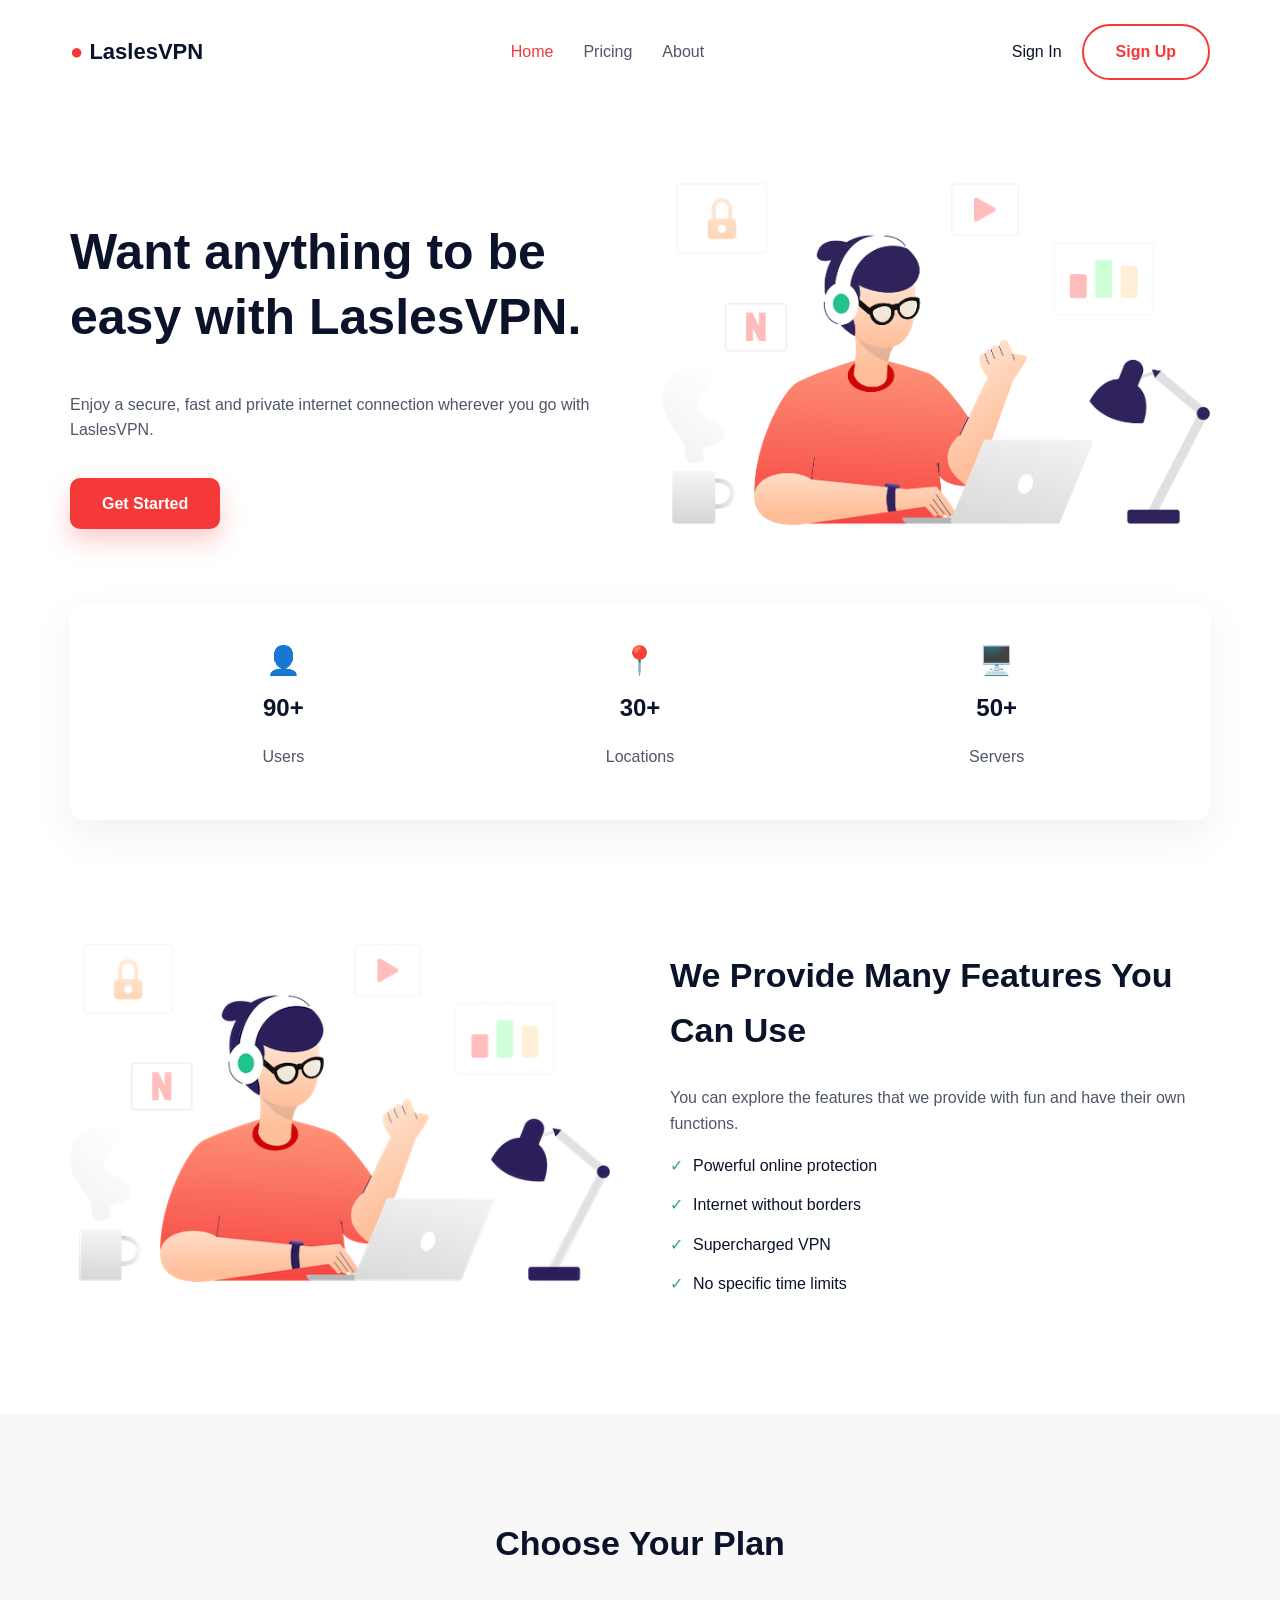
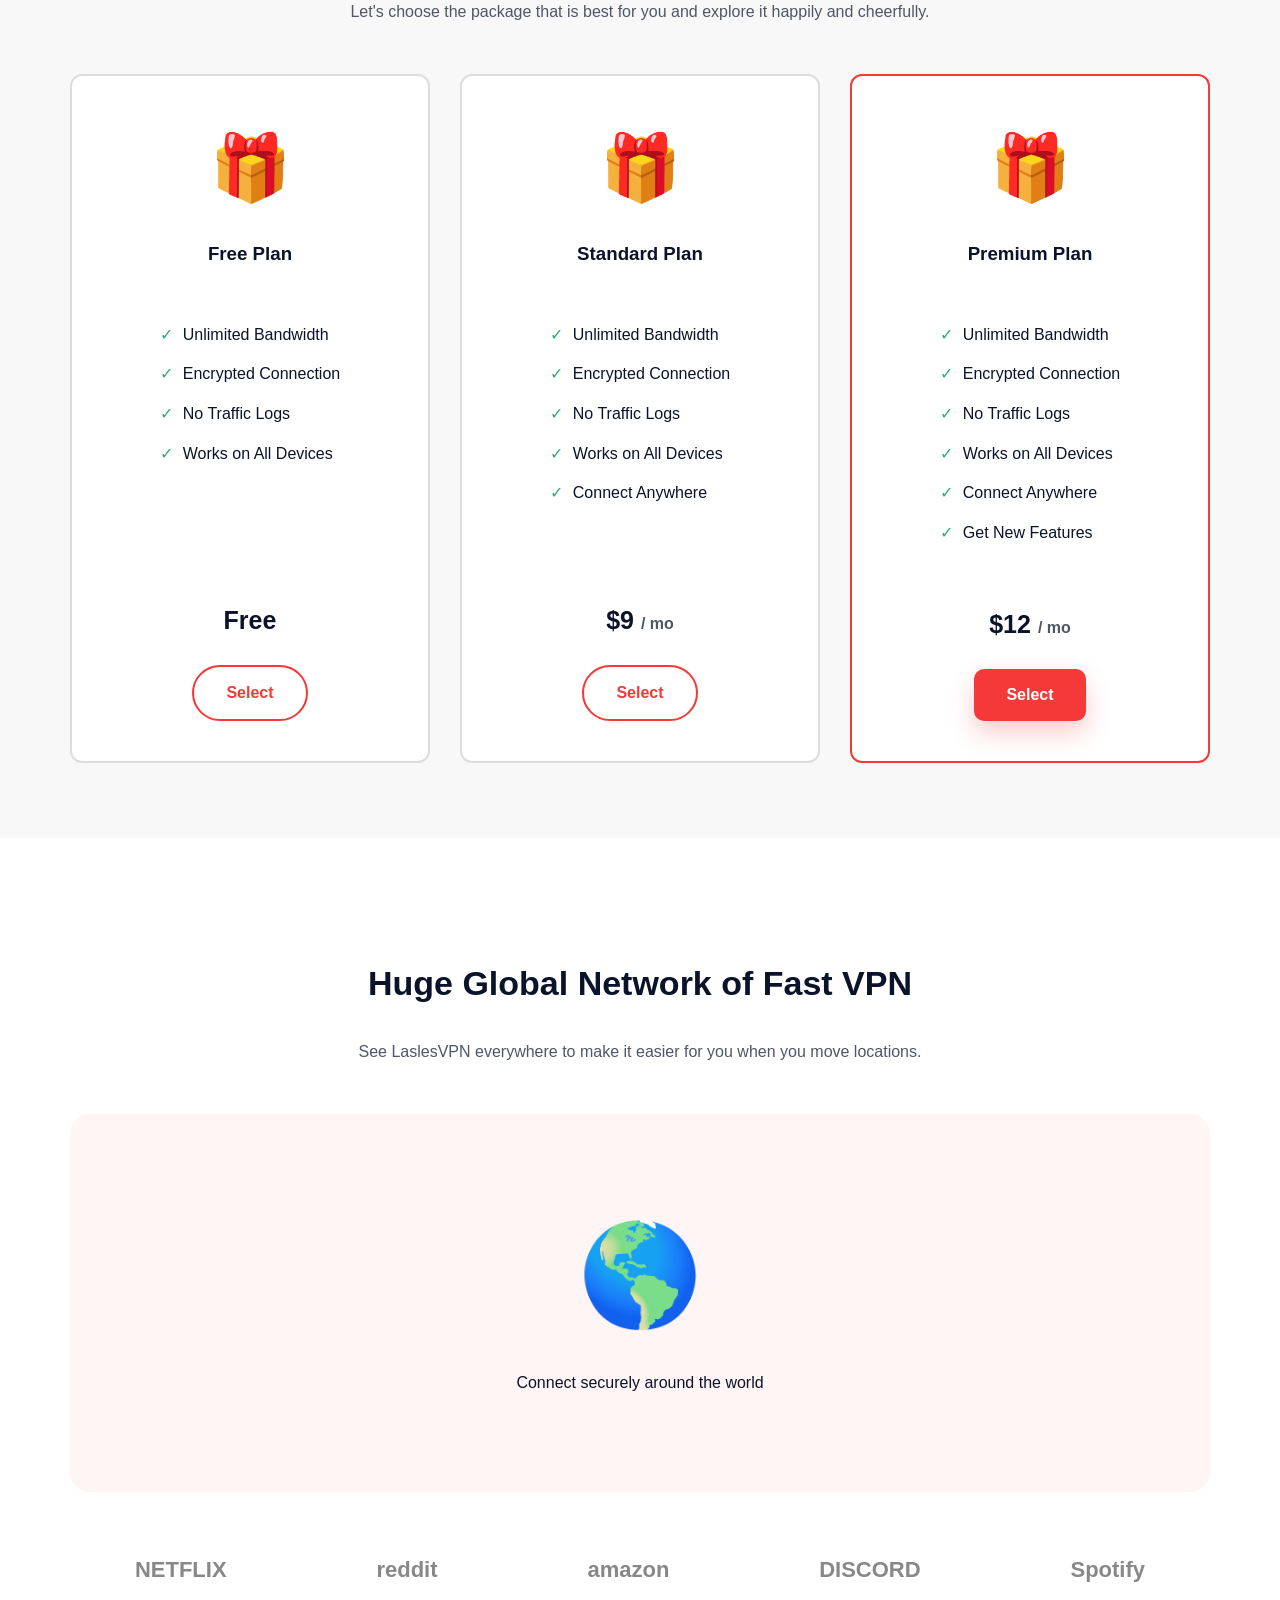
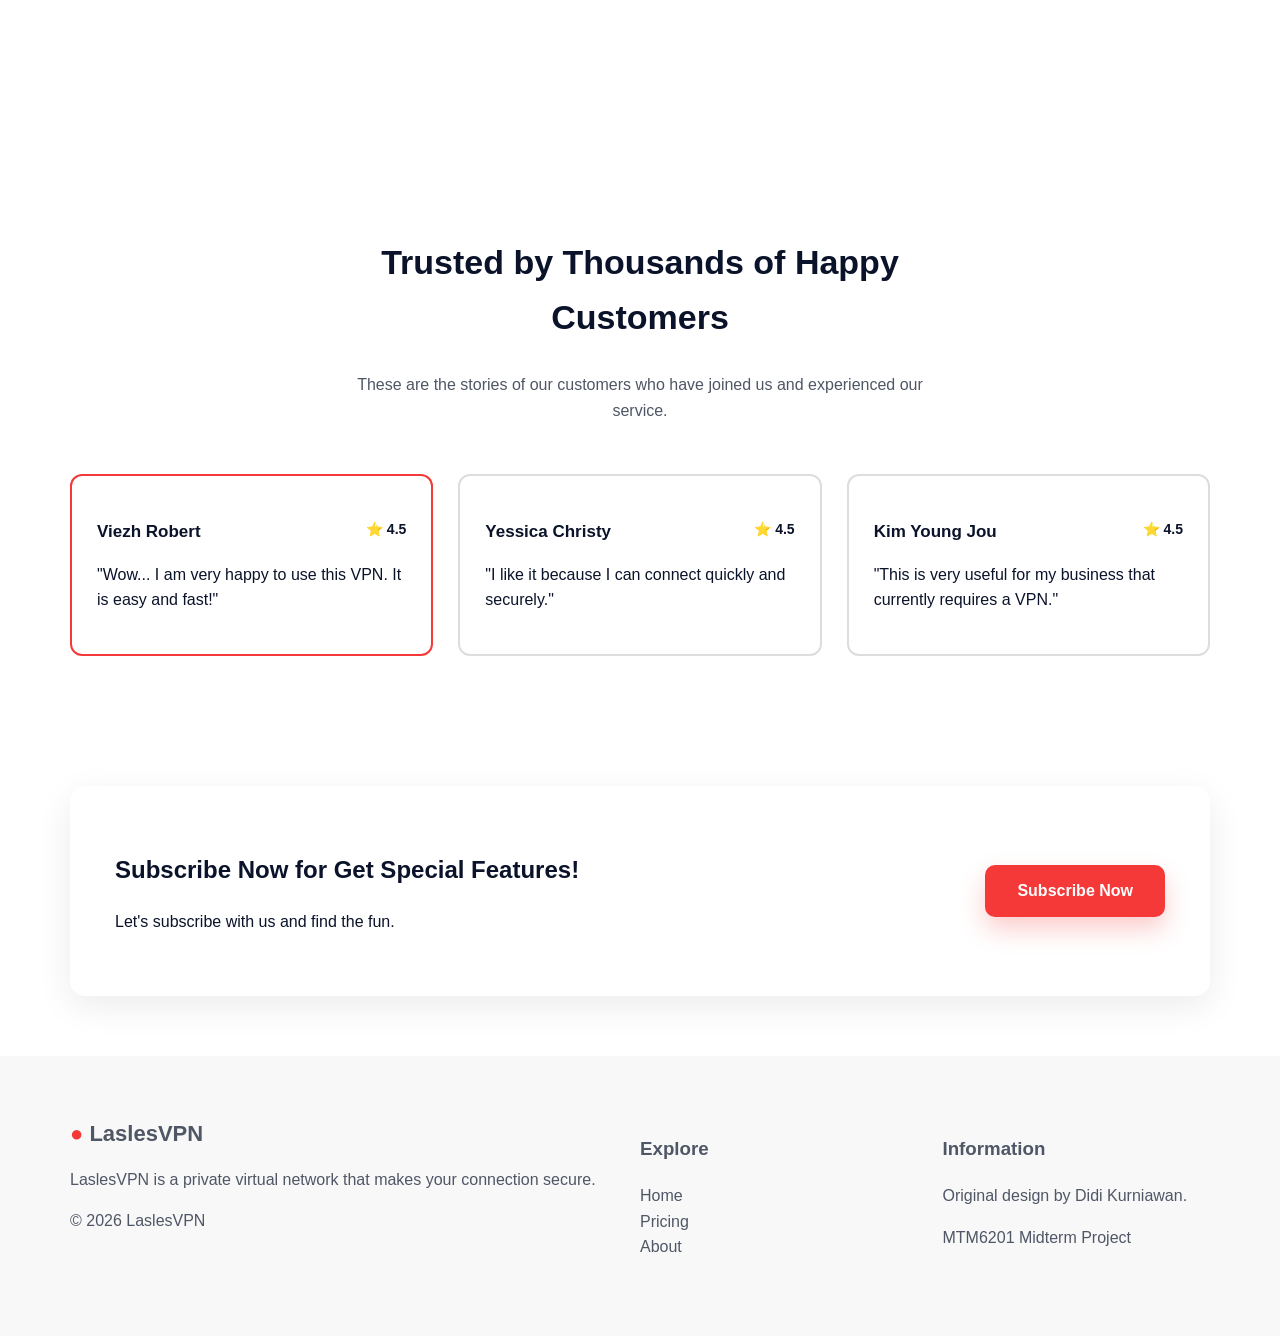
<file: index.html>
<!DOCTYPE html>
<html lang="en">
<head>
  <meta charset="UTF-8">
  <meta name="viewport" content="width=device-width, initial-scale=1.0">
  <meta name="description" content="LaslesVPN - Fast, secure and private VPN service.">
  <title>LaslesVPN | Home</title>
  <link rel="stylesheet" href="./css/style.css">
</head>

<body>

  <a class="skip-link" href="#main">Skip to main content</a>

  <!-- HEADER -->
  <header class="site-header">
    <div class="container nav">

      <a href="index.html" class="logo">
        <span class="logo-dot">●</span> LaslesVPN
      </a>

      <nav aria-label="Main navigation">
        <ul class="nav-links">
          <li><a class="active" href="index.html">Home</a></li>
          <li><a href="pricing.html">Pricing</a></li>
          <li><a href="about.html">About</a></li>
        </ul>
      </nav>

      <div class="auth-links">
        <a href="pricing.html">Sign In</a>
        <a href="pricing.html" class="btn-outline">Sign Up</a>
      </div>

    </div>
  </header>

  <!-- MAIN CONTENT -->
  <main id="main">

    <!-- HERO SECTION -->
    <section class="hero container">

      <div class="hero-content">
        <h1>
          Want anything to be easy with
          <strong>LaslesVPN.</strong>
        </h1>

        <p>
          Enjoy a secure, fast and private internet connection
          wherever you go with LaslesVPN.
        </p>

        <a href="pricing.html" class="btn">Get Started</a>
      </div>

      <div class="hero-image">
        <picture>
          <source
            media="(max-width: 600px)"
            srcset="./images/hero-small.png"
          >
          <img
            src="./images/hero-large.png"
            alt="Person using a laptop"
            width="600"
            height="375"
          >
        </picture>
      </div>

    </section>

    <!-- STATISTICS -->
    <section class="stats container" aria-label="LaslesVPN statistics">

      <div class="stat">
        <span aria-hidden="true">👤</span>
        <h2>90+</h2>
        <p>Users</p>
      </div>

      <div class="stat">
        <span aria-hidden="true">📍</span>
        <h2>30+</h2>
        <p>Locations</p>
      </div>

      <div class="stat">
        <span aria-hidden="true">🖥️</span>
        <h2>50+</h2>
        <p>Servers</p>
      </div>

    </section>

    <!-- FEATURES -->
    <section class="features container">

      <div class="feature-image">
        <img
          src="./images/hero-small.png"
          alt="LaslesVPN features illustration"
          loading="lazy"
        >
      </div>

      <div class="feature-content">

        <h2>We Provide Many Features You Can Use</h2>

        <p>
          You can explore the features that we provide with
          fun and have their own functions.
        </p>

        <ul class="check-list">
          <li>Powerful online protection</li>
          <li>Internet without borders</li>
          <li>Supercharged VPN</li>
          <li>No specific time limits</li>
        </ul>

      </div>

    </section>

    <!-- PRICING -->
    <section class="plans-section" id="plans">

      <div class="container">

        <div class="section-heading">
          <h2>Choose Your Plan</h2>
          <p>
            Let's choose the package that is best for you and
            explore it happily and cheerfully.
          </p>
        </div>

        <div class="plans">

          <!-- FREE PLAN -->
          <article class="plan">

            <div class="plan-icon" aria-hidden="true">🎁</div>

            <h3>Free Plan</h3>

            <ul class="check-list">
              <li>Unlimited Bandwidth</li>
              <li>Encrypted Connection</li>
              <li>No Traffic Logs</li>
              <li>Works on All Devices</li>
            </ul>

            <div class="plan-bottom">
              <h3>Free</h3>
              <a href="pricing.html" class="btn-outline">Select</a>
            </div>

          </article>

          <!-- STANDARD PLAN -->
          <article class="plan">

            <div class="plan-icon" aria-hidden="true">🎁</div>

            <h3>Standard Plan</h3>

            <ul class="check-list">
              <li>Unlimited Bandwidth</li>
              <li>Encrypted Connection</li>
              <li>No Traffic Logs</li>
              <li>Works on All Devices</li>
              <li>Connect Anywhere</li>
            </ul>

            <div class="plan-bottom">
              <h3>$9 <small>/ mo</small></h3>
              <a href="pricing.html" class="btn-outline">Select</a>
            </div>

          </article>

          <!-- PREMIUM PLAN -->
          <article class="plan featured">

            <div class="plan-icon" aria-hidden="true">🎁</div>

            <h3>Premium Plan</h3>

            <ul class="check-list">
              <li>Unlimited Bandwidth</li>
              <li>Encrypted Connection</li>
              <li>No Traffic Logs</li>
              <li>Works on All Devices</li>
              <li>Connect Anywhere</li>
              <li>Get New Features</li>
            </ul>

            <div class="plan-bottom">
              <h3>$12 <small>/ mo</small></h3>
              <a href="pricing.html" class="btn">Select</a>
            </div>

          </article>

        </div>

      </div>

    </section>

    <!-- GLOBAL NETWORK -->
    <section class="network container">

      <div class="section-heading">

        <h2>Huge Global Network of Fast VPN</h2>

        <p>
          See LaslesVPN everywhere to make it easier for you
          when you move locations.
        </p>

      </div>

      <div class="network-visual">
        <span aria-hidden="true">🌎</span>
        <p>Connect securely around the world</p>
      </div>

      <div class="partners">
        <span>NETFLIX</span>
        <span>reddit</span>
        <span>amazon</span>
        <span>DISCORD</span>
        <span>Spotify</span>
      </div>

    </section>

    <!-- TESTIMONIALS -->
    <section class="testimonials container">

      <div class="section-heading">

        <h2>Trusted by Thousands of Happy Customers</h2>

        <p>
          These are the stories of our customers who have
          joined us and experienced our service.
        </p>

      </div>

      <div class="reviews">

        <article class="review featured-review">

          <h3>
            Viezh Robert
            <span>⭐ 4.5</span>
          </h3>

          <p>
            "Wow... I am very happy to use this VPN.
            It is easy and fast!"
          </p>

        </article>

        <article class="review">

          <h3>
            Yessica Christy
            <span>⭐ 4.5</span>
          </h3>

          <p>
            "I like it because I can connect quickly
            and securely."
          </p>

        </article>

        <article class="review">

          <h3>
            Kim Young Jou
            <span>⭐ 4.5</span>
          </h3>

          <p>
            "This is very useful for my business
            that currently requires a VPN."
          </p>

        </article>

      </div>

    </section>

    <!-- SUBSCRIBE -->
    <section class="subscribe container">

      <div>
        <h2>Subscribe Now for Get Special Features!</h2>
        <p>Let's subscribe with us and find the fun.</p>
      </div>

      <a href="pricing.html" class="btn">Subscribe Now</a>

    </section>

  </main>

  <!-- FOOTER -->
  <footer class="site-footer">

    <div class="container footer-content">

      <div>

        <a href="index.html" class="logo">
          <span class="logo-dot">●</span> LaslesVPN
        </a>

        <p>
          LaslesVPN is a private virtual network that
          makes your connection secure.
        </p>

        <p>&copy; 2026 LaslesVPN</p>

      </div>

      <div>

        <h3>Explore</h3>

        <ul>
          <li><a href="index.html">Home</a></li>
          <li><a href="pricing.html">Pricing</a></li>
          <li><a href="about.html">About</a></li>
        </ul>

      </div>

      <div>

        <h3>Information</h3>

        <p>Original design by Didi Kurniawan.</p>
        <p>MTM6201 Midterm Project</p>

      </div>

    </div>

  </footer>

</body>
</html>
</file>
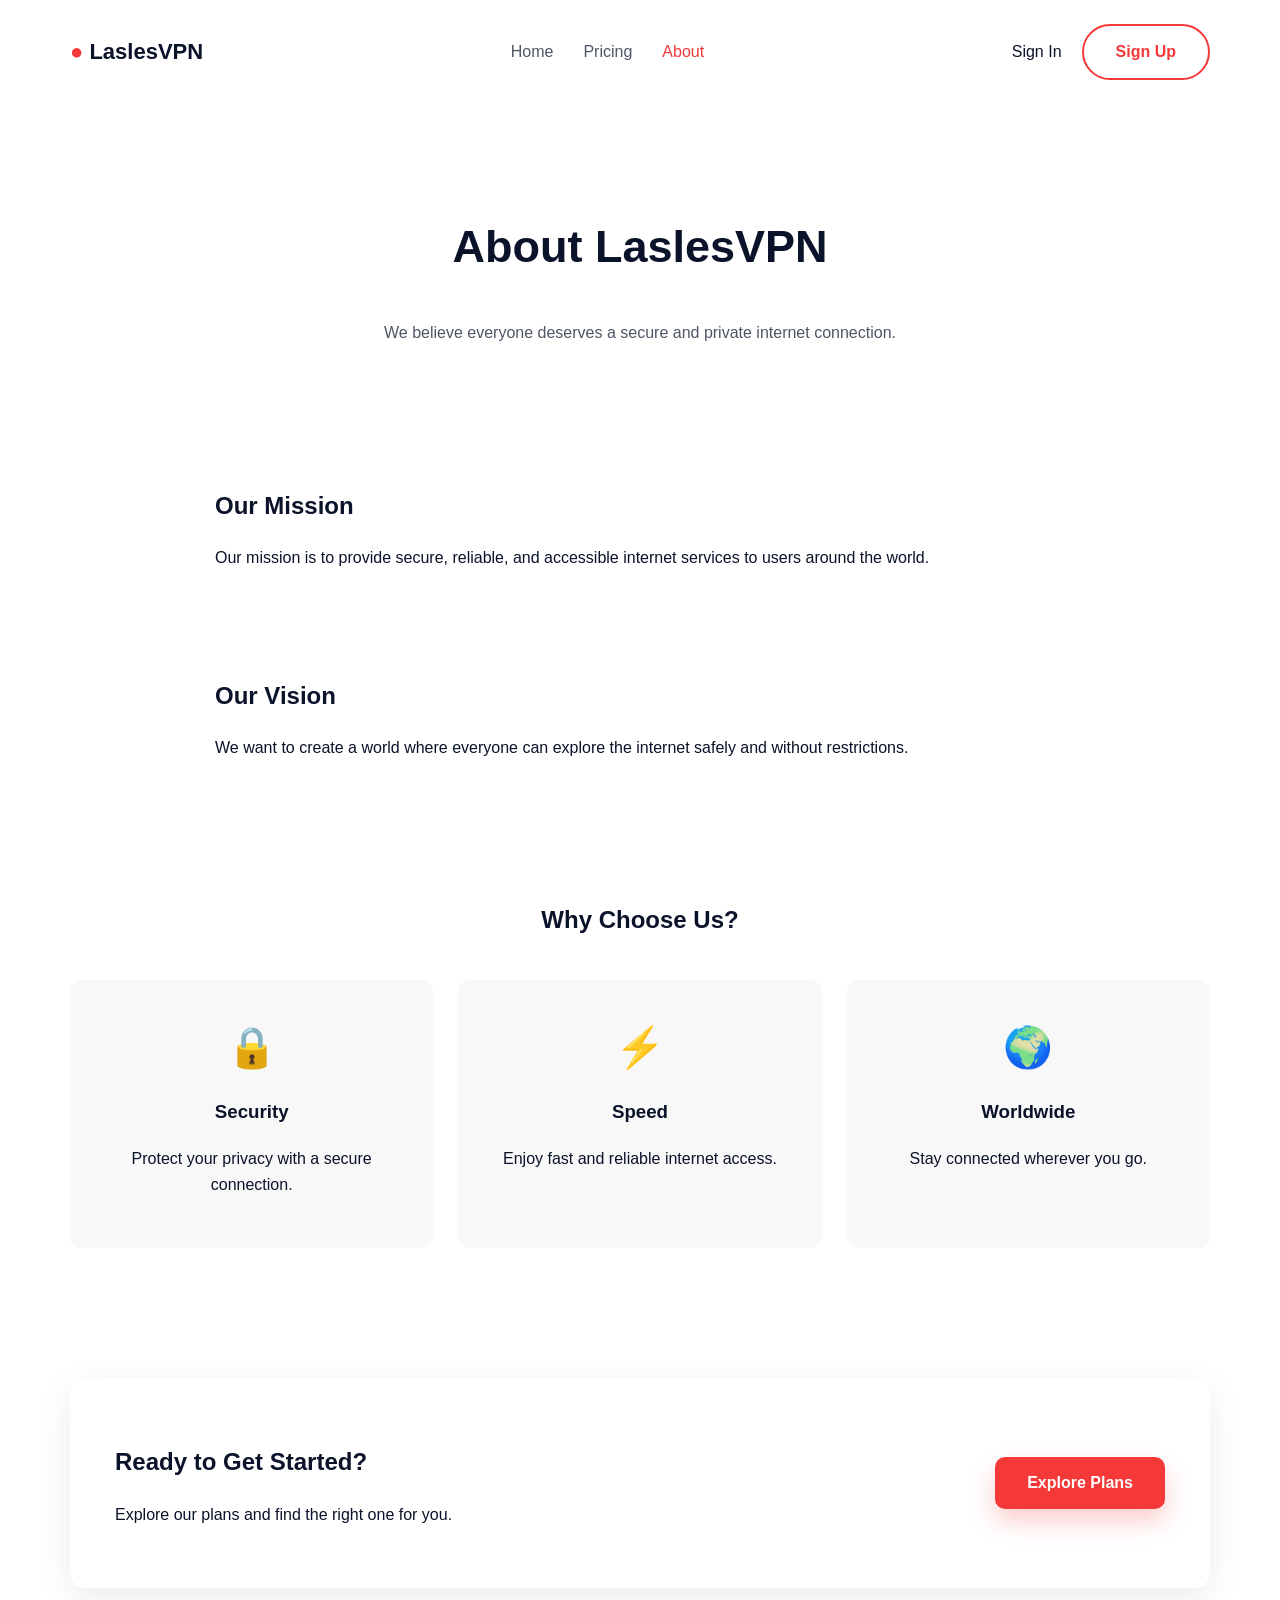
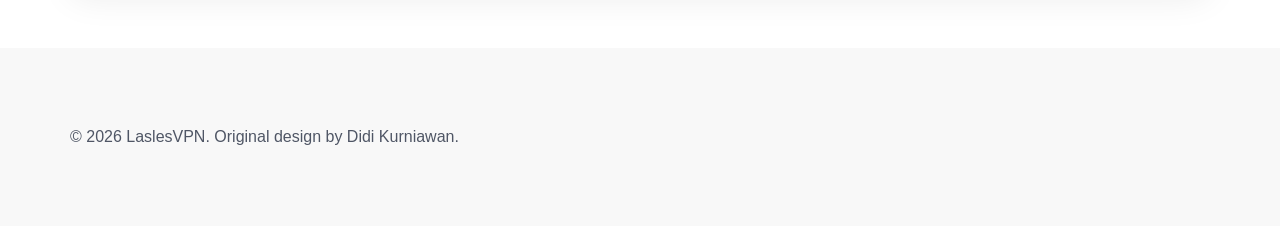
<file: about.html>
<!DOCTYPE html>
<html lang="en">
<head>
  <meta charset="UTF-8">
  <meta name="viewport" content="width=device-width, initial-scale=1">
  <meta name="description" content="Learn about LaslesVPN.">
  <title>LaslesVPN | About</title>
  <link rel="stylesheet" href="css/style.css">
</head>
<body>
  <a class="skip-link" href="#main">Skip to main content</a>

  <header class="site-header">
    <div class="container nav">
      <a class="logo" href="index.html"><span class="logo-dot">●</span> LaslesVPN</a>
      <nav aria-label="Main navigation">
        <ul class="nav-links">
          <li><a href="index.html">Home</a></li>
          <li><a href="pricing.html">Pricing</a></li>
          <li><a class="active" href="about.html">About</a></li>
        </ul>
      </nav>
      <div class="auth-links">
        <a href="pricing.html">Sign In</a>
        <a class="btn-outline" href="pricing.html">Sign Up</a>
      </div>
    </div>
  </header>

  <main id="main">
    <section class="page-heading container">
      <h1>About LaslesVPN</h1>
      <p>We believe everyone deserves a secure and private internet connection.</p>
    </section>

    <section class="about-section container">
      <h2>Our Mission</h2>
      <p>Our mission is to provide secure, reliable, and accessible internet services to users around the world.</p>
    </section>

    <section class="about-section container">
      <h2>Our Vision</h2>
      <p>We want to create a world where everyone can explore the internet safely and without restrictions.</p>
    </section>

    <section class="values container">
      <h2>Why Choose Us?</h2>
      <div class="value-grid">
        <article class="value-card">
          <span aria-hidden="true">🔒</span>
          <h3>Security</h3>
          <p>Protect your privacy with a secure connection.</p>
        </article>
        <article class="value-card">
          <span aria-hidden="true">⚡</span>
          <h3>Speed</h3>
          <p>Enjoy fast and reliable internet access.</p>
        </article>
        <article class="value-card">
          <span aria-hidden="true">🌍</span>
          <h3>Worldwide</h3>
          <p>Stay connected wherever you go.</p>
        </article>
      </div>
    </section>

    <section class="subscribe container">
      <div>
        <h2>Ready to Get Started?</h2>
        <p>Explore our plans and find the right one for you.</p>
      </div>
      <a class="btn" href="pricing.html">Explore Plans</a>
    </section>
  </main>

  <footer class="site-footer">
    <div class="container">
      <p>&copy; 2026 LaslesVPN. Original design by Didi Kurniawan.</p>
    </div>
  </footer>
</body>
</html>
</file>
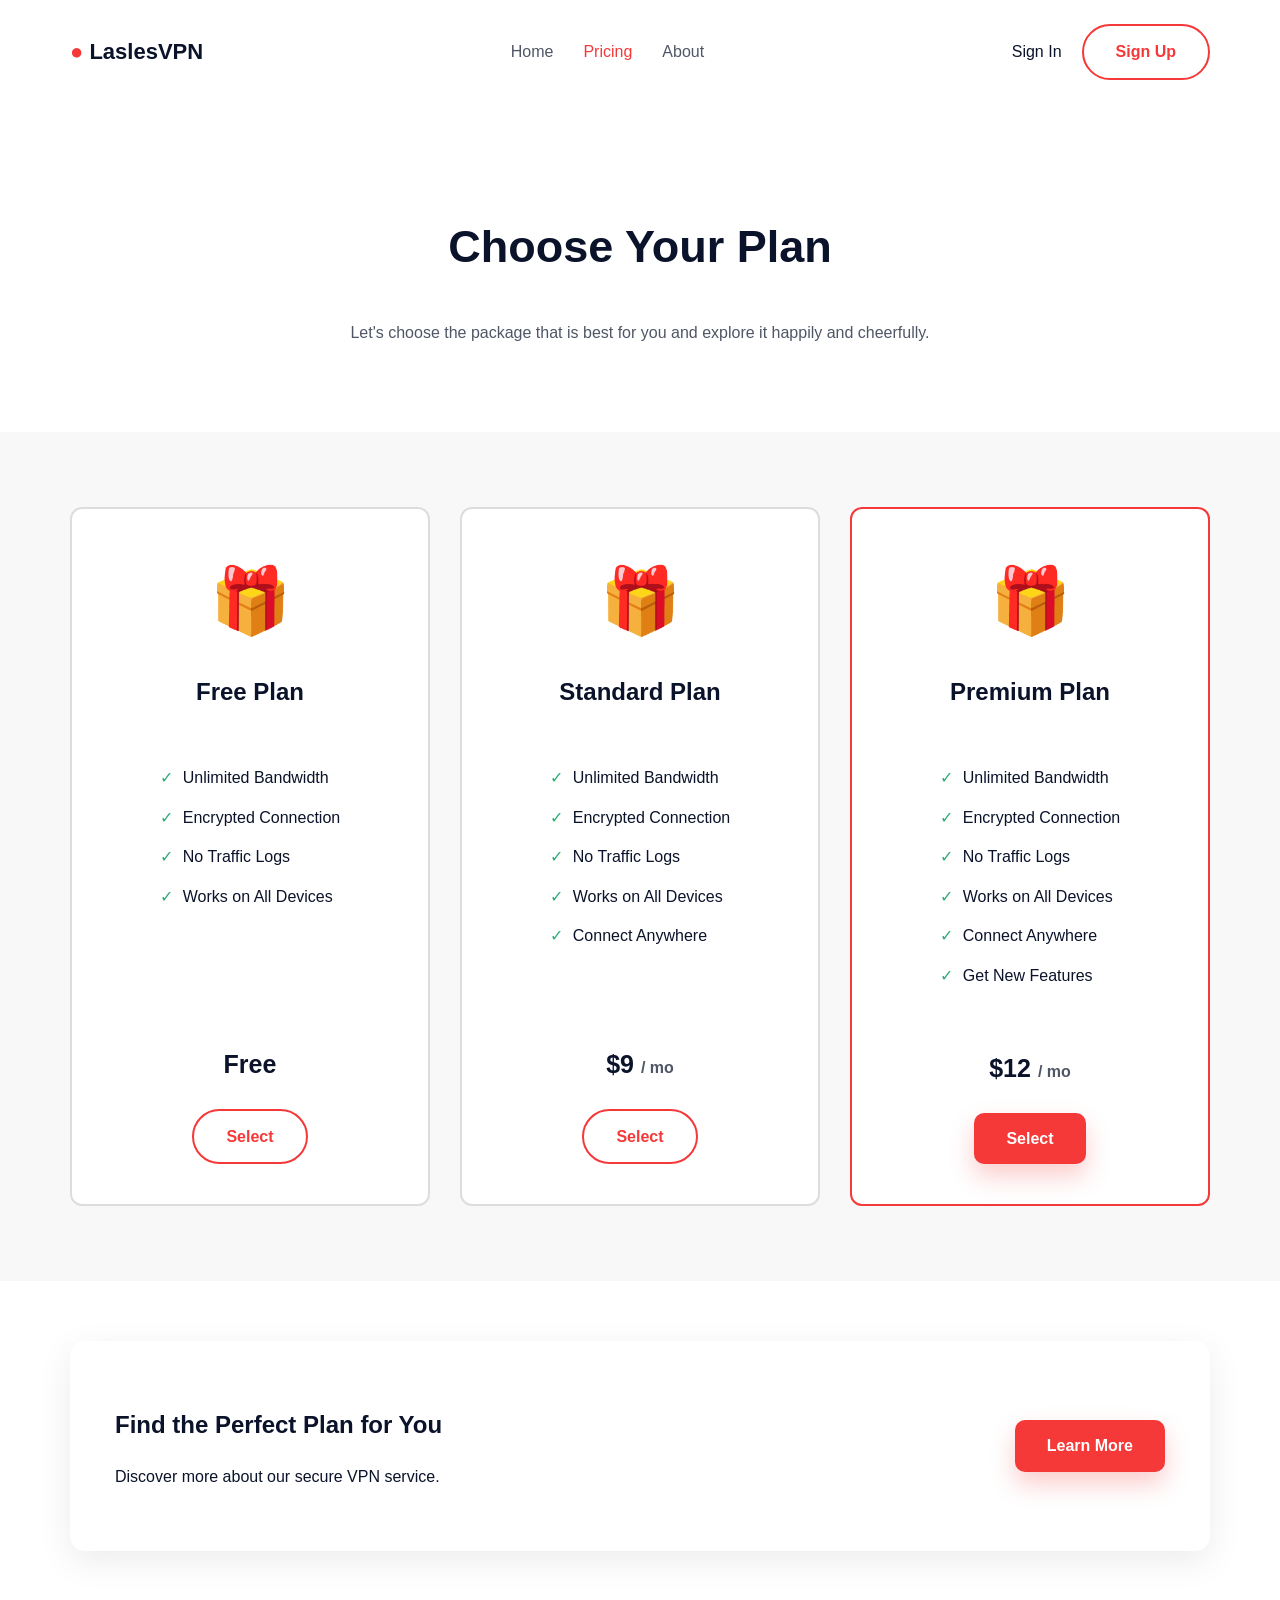
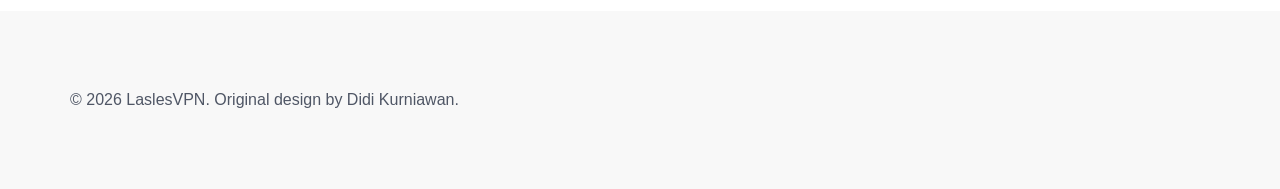
<file: pricing.html>
<!DOCTYPE html>
<html lang="en">
<head>
  <meta charset="UTF-8">
  <meta name="viewport" content="width=device-width, initial-scale=1">
  <meta name="description" content="Explore LaslesVPN plans and pricing.">
  <title>LaslesVPN | Pricing</title>
  <link rel="stylesheet" href="css/style.css">
</head>
<body>
  <a class="skip-link" href="#main">Skip to main content</a>

  <header class="site-header">
    <div class="container nav">
      <a class="logo" href="index.html"><span class="logo-dot">●</span> LaslesVPN</a>
      <nav aria-label="Main navigation">
        <ul class="nav-links">
          <li><a href="index.html">Home</a></li>
          <li><a class="active" href="pricing.html">Pricing</a></li>
          <li><a href="about.html">About</a></li>
        </ul>
      </nav>
      <div class="auth-links">
        <a href="pricing.html">Sign In</a>
        <a class="btn-outline" href="pricing.html">Sign Up</a>
      </div>
    </div>
  </header>

  <main id="main">
    <section class="page-heading container">
      <h1>Choose Your Plan</h1>
      <p>Let's choose the package that is best for you and explore it happily and cheerfully.</p>
    </section>

    <section class="plans-section">
      <div class="container plans">

        <article class="plan">
          <div class="plan-icon">🎁</div>
          <h2>Free Plan</h2>
          <ul class="check-list">
            <li>Unlimited Bandwidth</li>
            <li>Encrypted Connection</li>
            <li>No Traffic Logs</li>
            <li>Works on All Devices</li>
          </ul>
          <div class="plan-bottom">
            <h3>Free</h3>
            <a class="btn-outline" href="about.html">Select</a>
          </div>
        </article>

        <article class="plan">
          <div class="plan-icon">🎁</div>
          <h2>Standard Plan</h2>
          <ul class="check-list">
            <li>Unlimited Bandwidth</li>
            <li>Encrypted Connection</li>
            <li>No Traffic Logs</li>
            <li>Works on All Devices</li>
            <li>Connect Anywhere</li>
          </ul>
          <div class="plan-bottom">
            <h3>$9 <small>/ mo</small></h3>
            <a class="btn-outline" href="about.html">Select</a>
          </div>
        </article>

        <article class="plan featured">
          <div class="plan-icon">🎁</div>
          <h2>Premium Plan</h2>
          <ul class="check-list">
            <li>Unlimited Bandwidth</li>
            <li>Encrypted Connection</li>
            <li>No Traffic Logs</li>
            <li>Works on All Devices</li>
            <li>Connect Anywhere</li>
            <li>Get New Features</li>
          </ul>
          <div class="plan-bottom">
            <h3>$12 <small>/ mo</small></h3>
            <a class="btn" href="about.html">Select</a>
          </div>
        </article>

      </div>
    </section>

    <section class="subscribe container">
      <div>
        <h2>Find the Perfect Plan for You</h2>
        <p>Discover more about our secure VPN service.</p>
      </div>
      <a class="btn" href="about.html">Learn More</a>
    </section>
  </main>

  <footer class="site-footer">
    <div class="container">
      <p>&copy; 2026 LaslesVPN. Original design by Didi Kurniawan.</p>
    </div>
  </footer>
</body>
</html>
</file>
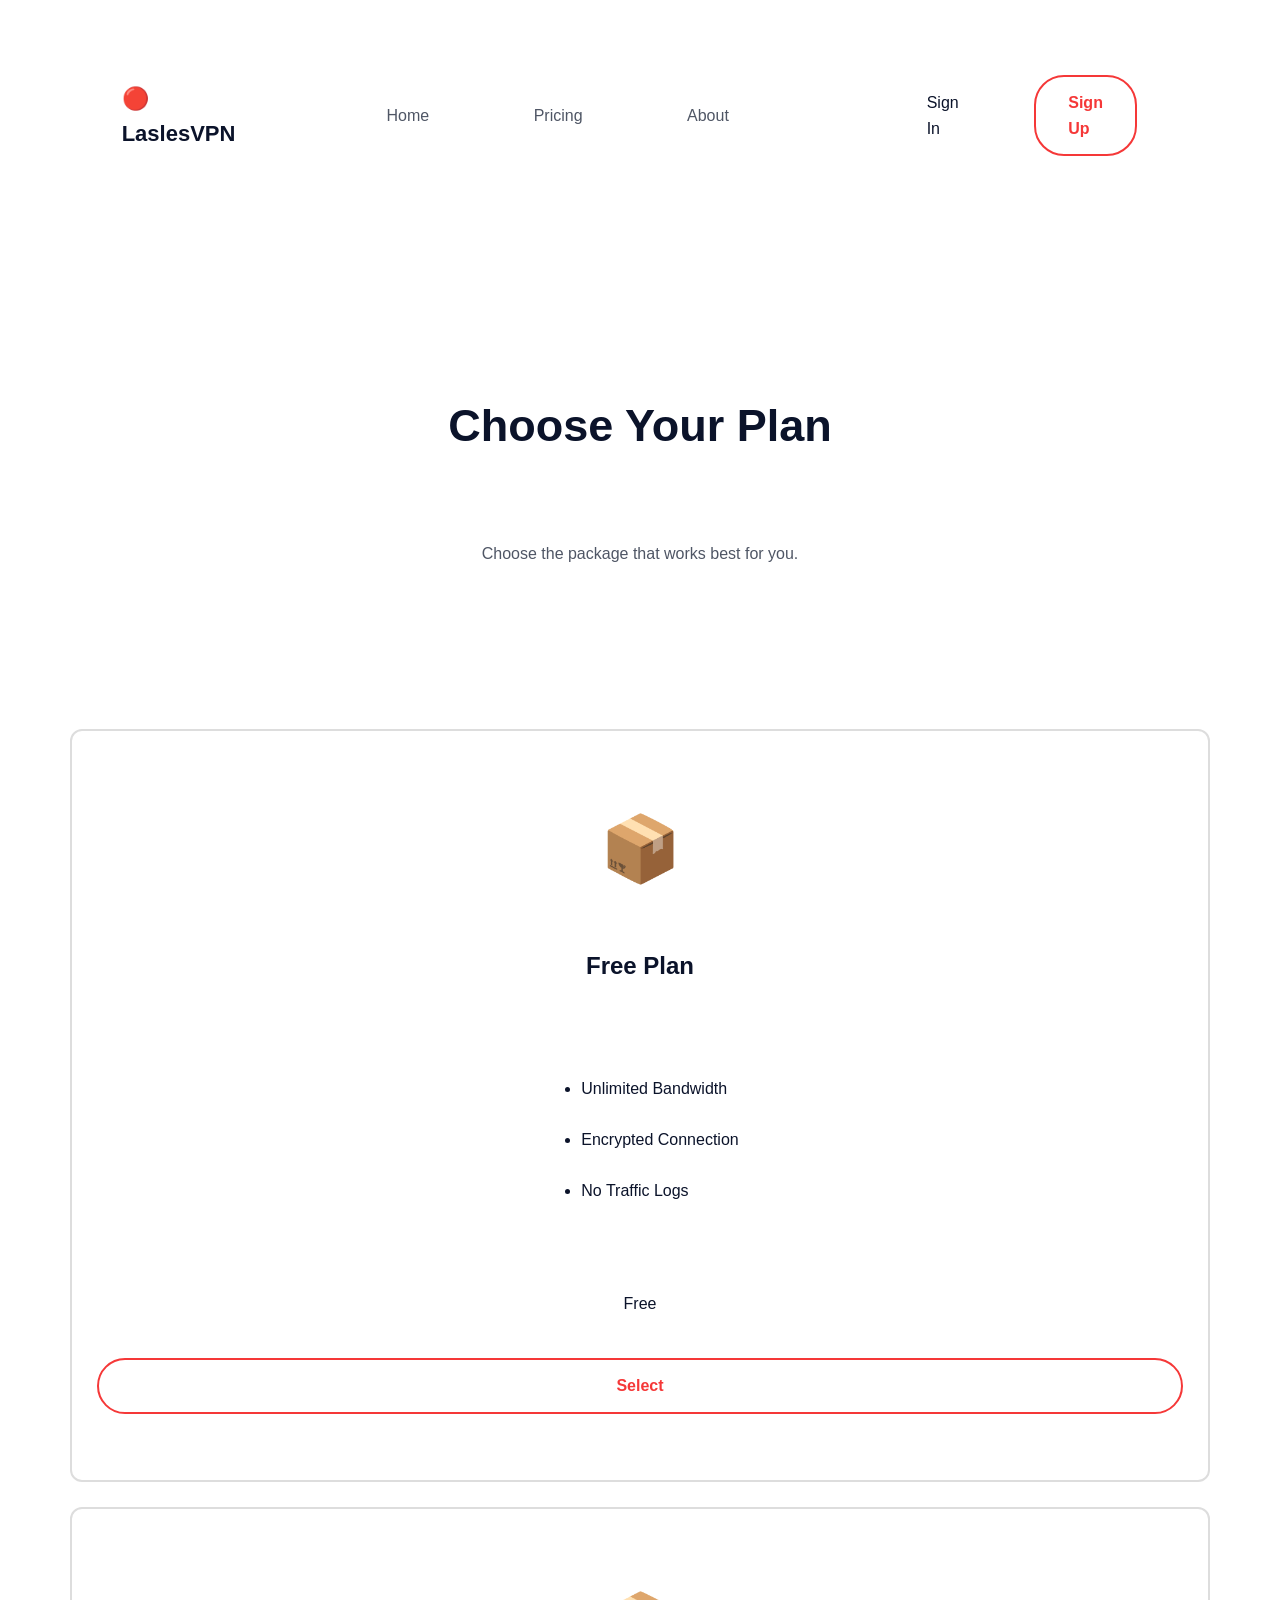
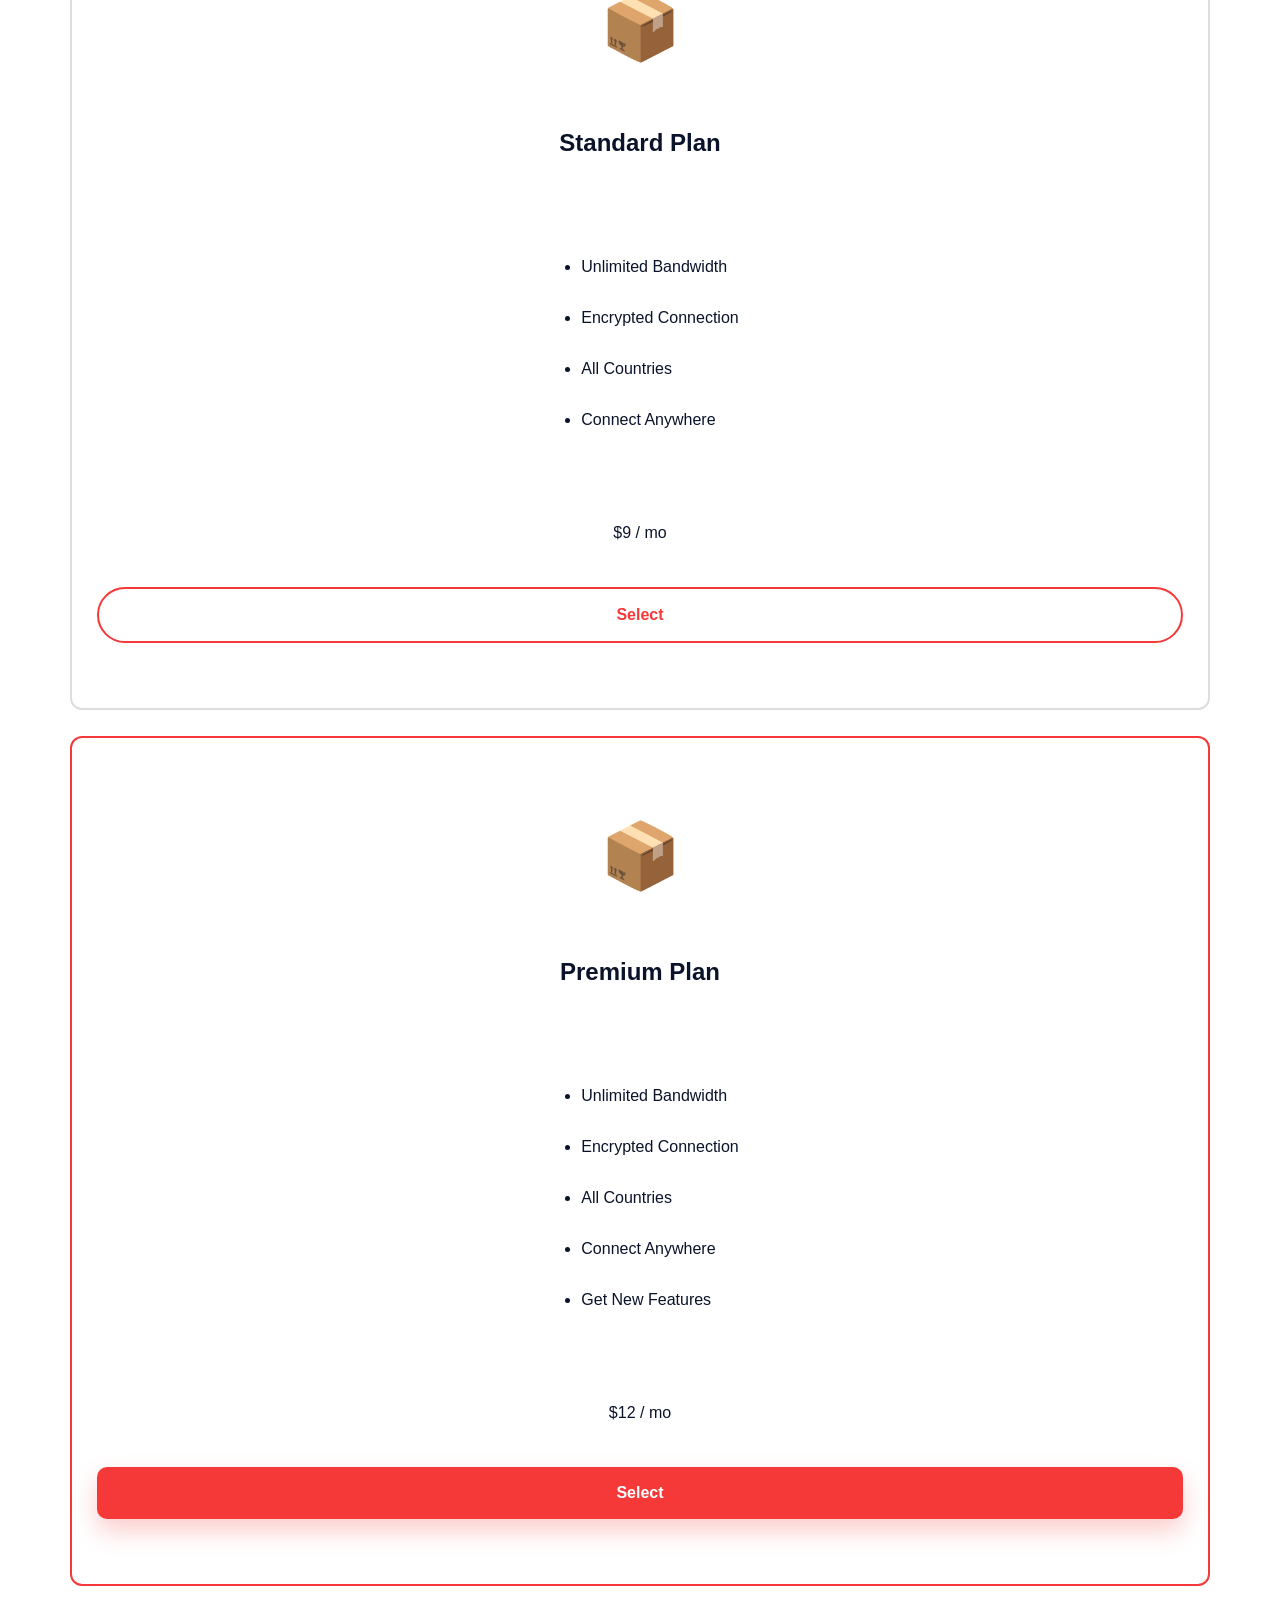
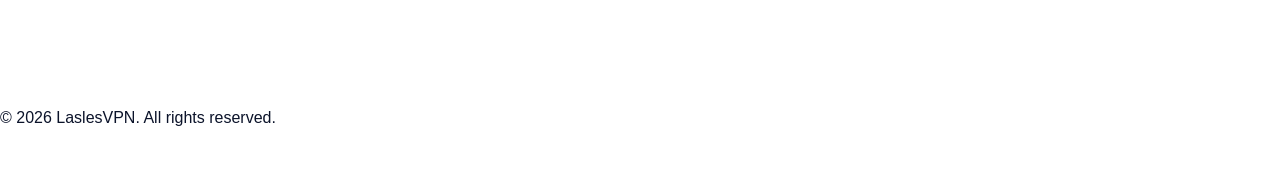
<file: princing.html>
<!DOCTYPE html>
<html lang="en">
<head>
  <meta charset="UTF-8">
  <meta name="viewport" content="width=device-width, initial-scale=1">
  <meta name="description" content="Explore LaslesVPN plans">
  <title>LaslesVPN | Pricing</title>
  <link rel="stylesheet" href="css/style.css">
</head>
<body>
  <a class="skip-link" href="#main">Skip to main content</a>

  <header class="site-header">
    <div class="container nav">
      <a class="logo" href="index.html">🔴 Lasles<strong>VPN</strong></a>
      <nav aria-label="Main navigation">
        <ul class="nav-links">
          <li><a href="index.html">Home</a></li>
          <li><a href="pricing.html" aria-current="page">Pricing</a></li>
          <li><a href="about.html">About</a></li>
        </ul>
      </nav>
      <div class="auth-links">
        <a href="pricing.html">Sign In</a>
        <a class="btn-outline" href="pricing.html">Sign Up</a>
      </div>
    </div>
  </header>

  <main id="main">
    <section class="page-heading container">
      <h1>Choose Your Plan</h1>
      <p>Choose the package that works best for you.</p>
    </section>

    <section class="pricing-grid container" aria-label="VPN plans">
      <article class="plan">
        <div class="plan-icon">📦</div>
        <h2>Free Plan</h2>
        <ul class="feature-list">
          <li>Unlimited Bandwidth</li>
          <li>Encrypted Connection</li>
          <li>No Traffic Logs</li>
        </ul>
        <p class="price">Free</p>
        <a class="btn-outline" href="mailto:info@example.com?subject=Free%20Plan">Select</a>
      </article>

      <article class="plan">
        <div class="plan-icon">📦</div>
        <h2>Standard Plan</h2>
        <ul class="feature-list">
          <li>Unlimited Bandwidth</li>
          <li>Encrypted Connection</li>
          <li>All Countries</li>
          <li>Connect Anywhere</li>
        </ul>
        <p class="price">$9 / mo</p>
        <a class="btn-outline" href="mailto:info@example.com?subject=Standard%20Plan">Select</a>
      </article>

      <article class="plan featured">
        <div class="plan-icon">📦</div>
        <h2>Premium Plan</h2>
        <ul class="feature-list">
          <li>Unlimited Bandwidth</li>
          <li>Encrypted Connection</li>
          <li>All Countries</li>
          <li>Connect Anywhere</li>
          <li>Get New Features</li>
        </ul>
        <p class="price">$12 / mo</p>
        <a class="btn" href="mailto:info@example.com?subject=Premium%20Plan">Select</a>
      </article>
    </section>
  </main>

  <footer class="footer">
    <p>© 2026 LaslesVPN. All rights reserved.</p>
  </footer>
</body>
</html>
</file>
<file: css/style.css>
/* Global design */
:root {
  --red: #f53838;
  --dark: #0b132a;
  --gray: #4f5665;
  --light: #f8f8f8;
}

* {
  box-sizing: border-box;
}

html {
  scroll-behavior: smooth;
}

body {
  margin: 0;
  font-family: Arial, Helvetica, sans-serif;
  color: var(--dark);
  background: white;
  line-height: 1.6;
}

.container {
  width: min(1140px, 92%);
  margin: 0 auto;
}

a {
  text-decoration: none;
  color: inherit;
}

img {
  max-width: 100%;
  height: auto;
}

/* Accessibility */
.skip-link {
  position: absolute;
  left: -9999px;
  top: 10px;
  background: white;
  padding: 10px;
  z-index: 100;
}

.skip-link:focus {
  left: 10px;
}

a:focus-visible {
  outline: 3px solid var(--red);
  outline-offset: 4px;
}

/* Header */
.site-header {
  padding: 24px 0;
  background: white;
}

.nav {
  display: flex;
  align-items: center;
  justify-content: space-between;
  gap: 25px;
}

.logo {
  font-size: 22px;
  font-weight: bold;
}

.logo-dot {
  color: var(--red);
}

.nav-links {
  display: flex;
  list-style: none;
  gap: 30px;
  padding: 0;
  margin: 0;
}

.nav-links a {
  color: var(--gray);
}

.nav-links a:hover,
.nav-links .active {
  color: var(--red);
}

.auth-links {
  display: flex;
  align-items: center;
  gap: 20px;
}

/* Buttons */
.btn,
.btn-outline {
  display: inline-block;
  padding: 13px 32px;
  border-radius: 10px;
  font-weight: bold;
  transition: transform .3s ease, box-shadow .3s ease;
}

.btn {
  color: white;
  background: var(--red);
  box-shadow: 0 12px 25px rgba(245, 56, 56, .25);
}

.btn-outline {
  color: var(--red);
  border: 2px solid var(--red);
  border-radius: 30px;
}

.btn:hover,
.btn-outline:hover {
  transform: translateY(-5px);
  box-shadow: 0 12px 25px rgba(245, 56, 56, .3);
}

/* Hero */
.hero {
  display: grid;
  grid-template-columns: 1fr 1fr;
  align-items: center;
  gap: 45px;
  padding: 75px 0;
}

.hero-content {
  animation: fadeInUp 1s ease both;
}

.hero-content h1 {
  font-size: clamp(32px, 4vw, 50px);
  line-height: 1.3;
}

.hero-content p {
  color: var(--gray);
  margin-bottom: 35px;
}

.hero-image {
  display: block;
  width: 100%;
}

.hero-image picture {
  display: block;
  width: 100%;
}

.hero-image img {
  display: block;
  width: 100%;
  height: auto;
  object-fit: contain;
}

@keyframes fadeInUp {
  from {
    opacity: 0;
    transform: translateY(30px);
  }
  to {
    opacity: 1;
    transform: translateY(0);
  }
}

/* Statistics */
.stats {
  display: grid;
  grid-template-columns: repeat(3, 1fr);
  padding: 35px;
  box-shadow: 0 15px 45px rgba(0, 0, 0, .06);
  border-radius: 15px;
}

.stat {
  text-align: center;
}

.stat span {
  font-size: 28px;
}

.stat h2 {
  margin: 5px 0;
}

.stat p {
  color: var(--gray);
}

/* Features */
.features {
  display: grid;
  grid-template-columns: 1fr 1fr;
  align-items: center;
  gap: 60px;
  padding: 100px 0;
}

.features h2,
.section-heading h2 {
  font-size: 34px;
}

.features p,
.section-heading p {
  color: var(--gray);
}

.check-list {
  list-style: none;
  padding: 0;
}

.check-list li {
  margin: 14px 0;
}

.check-list li::before {
  content: "✓";
  color: #2fab73;
  margin-right: 10px;
}

/* Plans */
.plans-section {
  background: var(--light);
  padding: 75px 0;
}

.section-heading {
  text-align: center;
  max-width: 600px;
  margin: 0 auto 50px;
}

.plans {
  display: grid;
  grid-template-columns: repeat(3, 1fr);
  gap: 30px;
}

.plan {
  background: white;
  border: 2px solid #ddd;
  border-radius: 12px;
  padding: 40px 25px;
  text-align: center;
  display: flex;
  flex-direction: column;
  min-height: 540px;
  transition: transform .3s ease, border-color .3s ease;
}

.plan:hover {
  transform: translateY(-8px);
  border-color: var(--red);
}

.plan.featured {
  border-color: var(--red);
}

.plan-icon {
  font-size: 65px;
}

.plan ul {
  text-align: left;
  margin: 20px auto;
}

.plan-bottom {
  margin-top: auto;
}

.plan-bottom h3 {
  font-size: 25px;
}

.plan-bottom small {
  font-size: 16px;
  color: var(--gray);
}

/* Network */
.network {
  padding: 90px 0;
  text-align: center;
}

.network-visual {
  padding: 80px 20px;
  background: #fff5f5;
  border-radius: 20px;
}

.network-visual span {
  font-size: 100px;
}

.partners {
  display: flex;
  flex-wrap: wrap;
  justify-content: space-around;
  gap: 20px;
  padding: 60px 0;
  color: #888;
  font-size: 22px;
  font-weight: bold;
}

/* Testimonials */
.testimonials {
  padding: 70px 0;
}

.reviews {
  display: grid;
  grid-template-columns: repeat(3, 1fr);
  gap: 25px;
}

.review {
  border: 2px solid #ddd;
  padding: 25px;
  border-radius: 12px;
}

.featured-review {
  border-color: var(--red);
}

.review h3 {
  font-size: 17px;
}

.review h3 span {
  float: right;
  font-size: 14px;
}

/* About */
.page-heading {
  text-align: center;
  padding: 70px 0;
}

.page-heading h1 {
  font-size: 45px;
}

.page-heading p {
  color: var(--gray);
}

.about-section {
  padding: 35px 0;
  max-width: 850px;
}

.values {
  text-align: center;
  padding: 70px 0;
}

.value-grid {
  display: grid;
  grid-template-columns: repeat(3, 1fr);
  gap: 25px;
  margin-top: 40px;
}

.value-card {
  padding: 35px;
  background: var(--light);
  border-radius: 12px;
}

.value-card span {
  font-size: 40px;
}

/* Subscription */
.subscribe {
  display: flex;
  justify-content: space-between;
  align-items: center;
  gap: 30px;
  padding: 45px;
  margin-top: 60px;
  margin-bottom: 60px;
  border-radius: 15px;
  box-shadow: 0 10px 35px rgba(0, 0, 0, .08);
}

/* Footer */
.site-footer {
  background: var(--light);
  padding: 60px 0;
  color: var(--gray);
}

.footer-content {
  display: grid;
  grid-template-columns: 2fr 1fr 1fr;
  gap: 35px;
}

.footer-content ul {
  list-style: none;
  padding: 0;
}

/* Tablet */
@media (max-width: 900px) {
  .nav {
    flex-wrap: wrap;
    justify-content: center;
  }

  .hero,
  .features {
    grid-template-columns: 1fr;
  }

  .plans,
  .reviews,
  .value-grid {
    grid-template-columns: repeat(2, 1fr);
  }
}

/* Mobile */
@media (max-width: 600px) {
  .nav {
    flex-direction: column;
  }

  .nav-links {
    gap: 18px;
  }

  .auth-links {
    justify-content: center;
  }

  .hero {
    grid-template-columns: 1fr;
    padding: 35px 0;
  }

  .hero-content h1 {
    font-size: 32px;
  }

  .hero-image {
    width: 100%;
  }

  .stats,
  .plans,
  .reviews,
  .value-grid,
  .footer-content {
    grid-template-columns: 1fr;
  }

  .stats {
    gap: 30px;
  }

  .features {
    padding: 50px 0;
  }

  .subscribe {
    flex-direction: column;
    text-align: center;
  }
}

/* Motion accessibility */
@media (prefers-reduced-motion: reduce) {
  *,
  *::before,
  *::after {
    animation: none !important;
    transition: none !important;
    scroll-behavior: auto !important;
  }
}
</file>
